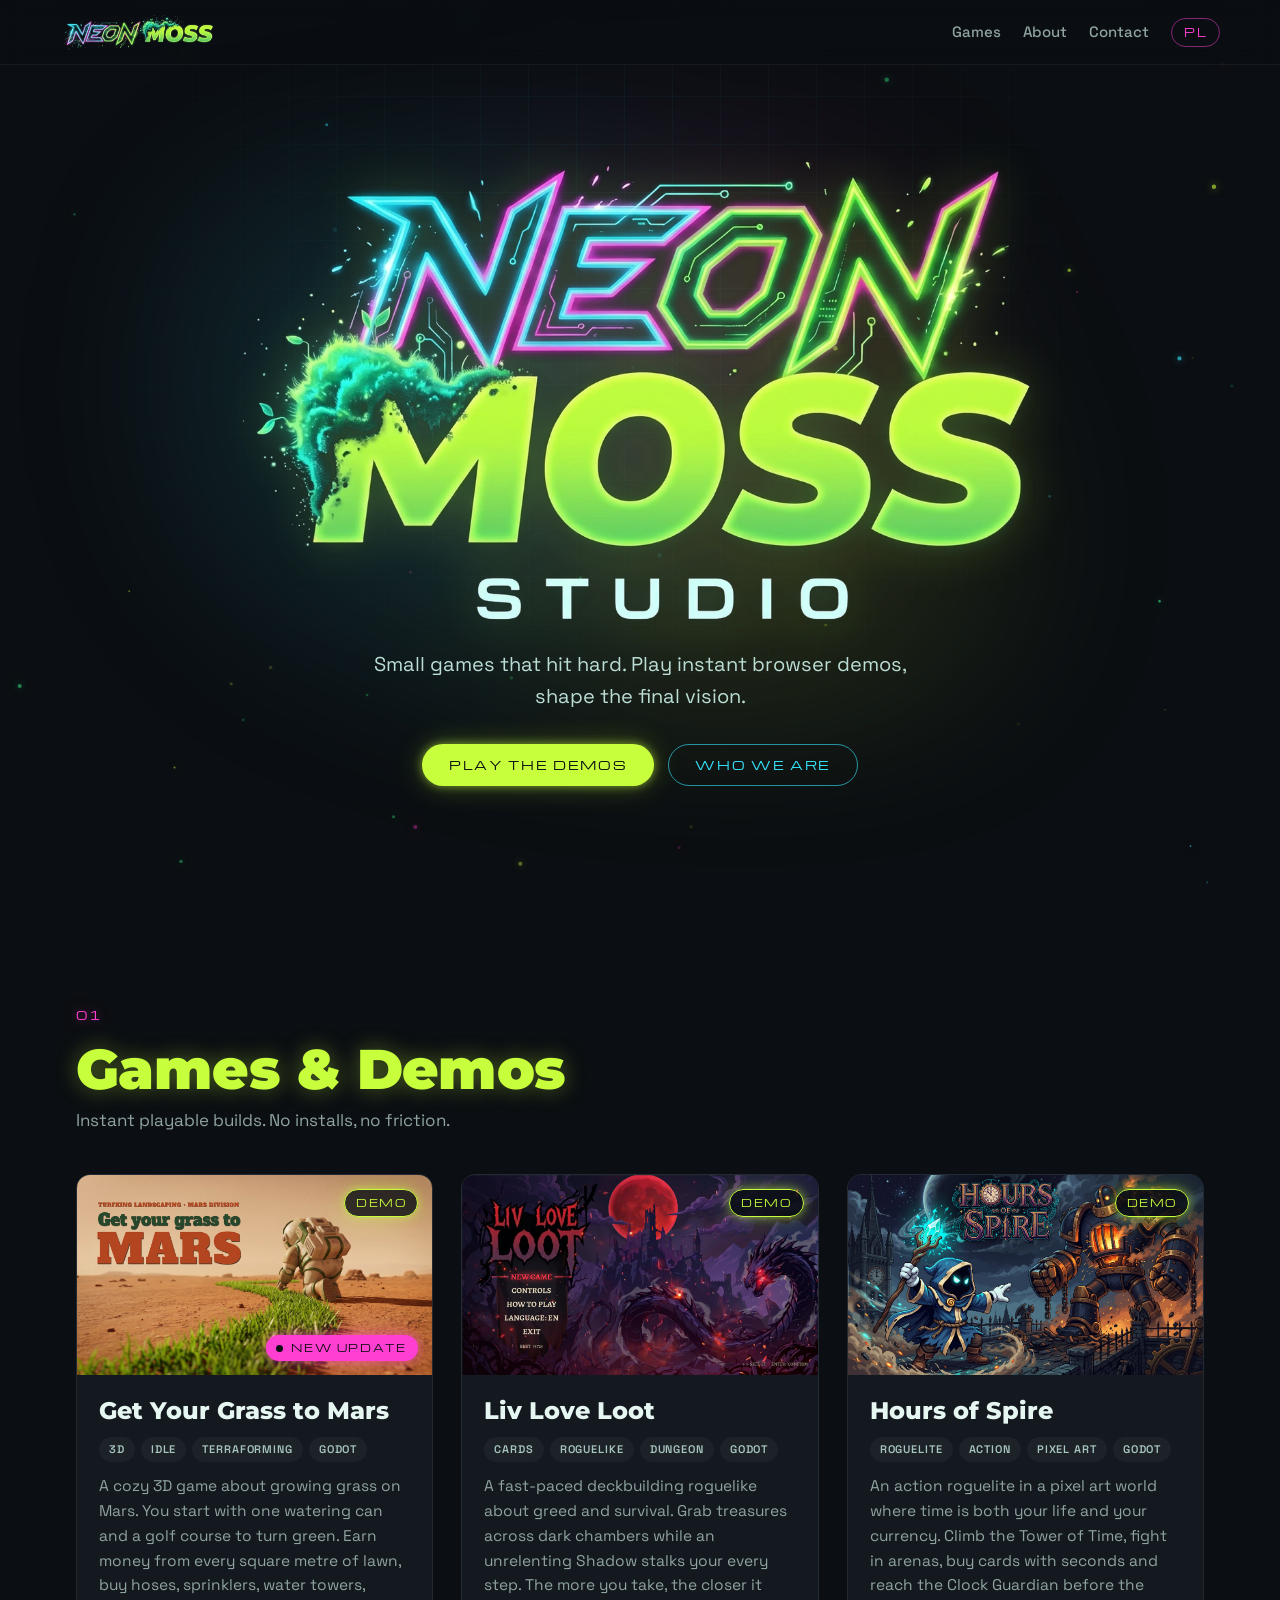
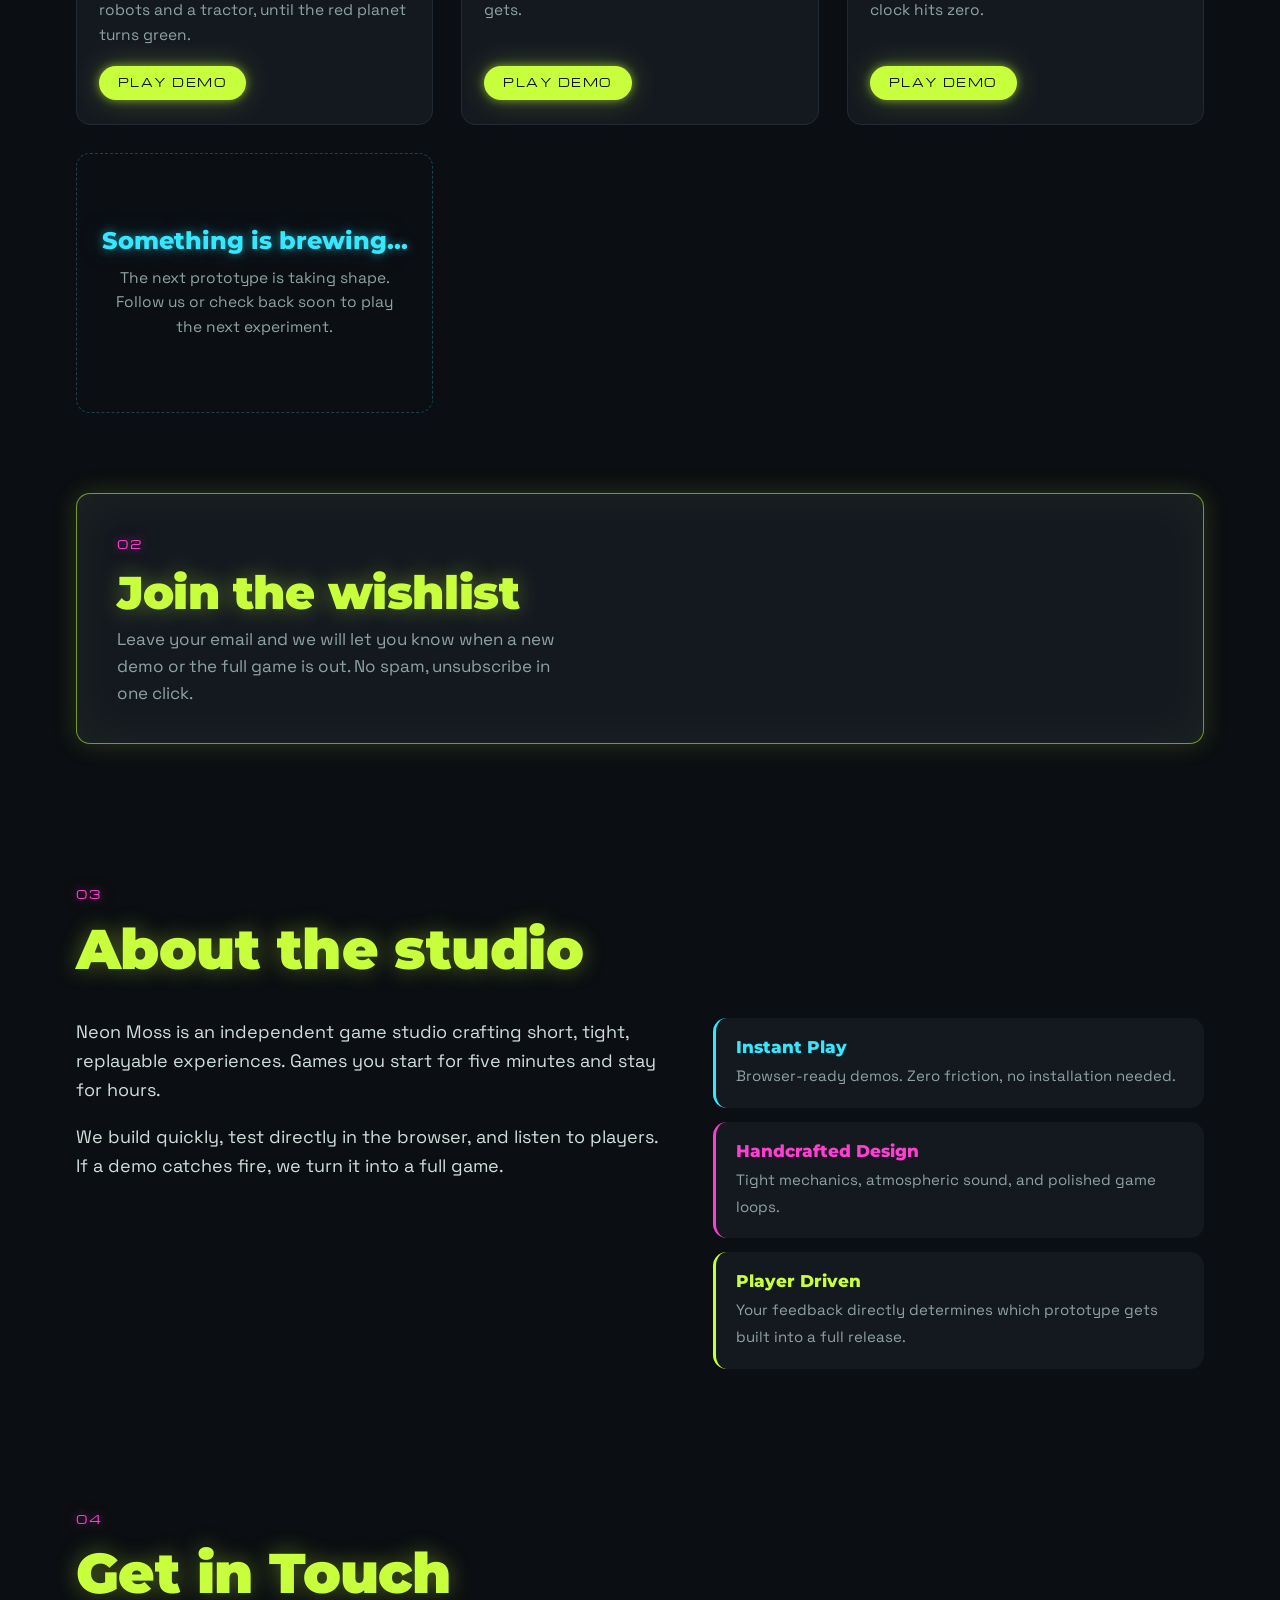
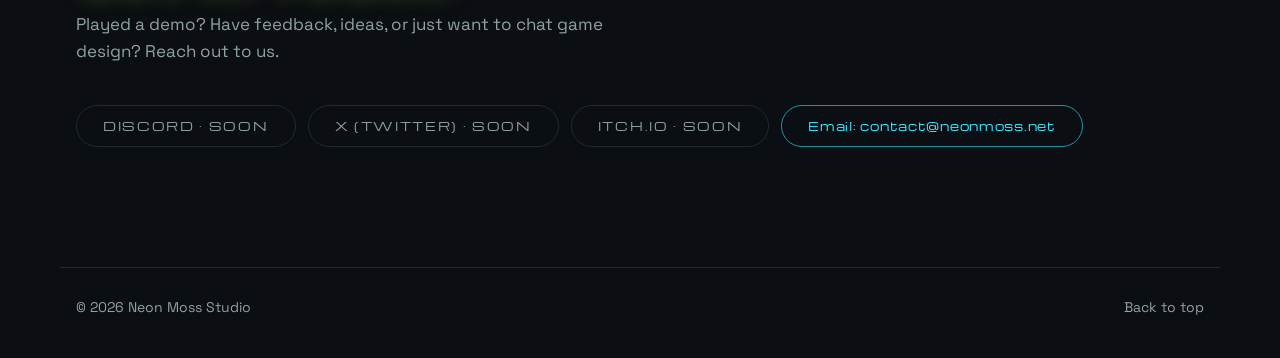
<file: index.html>
<!doctype html>
<html lang="pl">
<head>
<meta charset="utf-8">
<meta name="viewport" content="width=device-width, initial-scale=1">
<title>Neon Moss Studio</title>
<meta name="description" content="Small games that hit hard. Play instant browser demos, shape the final vision.">
<meta name="theme-color" content="#0b0e12">
<meta property="og:title" content="Neon Moss Studio">
<meta property="og:description" content="Small games that hit hard. Play instant browser demos, shape the final vision.">
<meta property="og:image" content="assets/og.jpg">
<meta property="og:type" content="website">
<meta name="twitter:card" content="summary_large_image">
<link rel="icon" href="assets/favicon.ico?v=2" sizes="any">
<link rel="icon" type="image/png" sizes="32x32" href="assets/favicon-32.png?v=2">
<link rel="icon" type="image/png" sizes="192x192" href="assets/icon-192.png?v=2">
<link rel="apple-touch-icon" href="assets/icon-180.png?v=2">
<link rel="preconnect" href="https://fonts.googleapis.com">
<link rel="preconnect" href="https://fonts.gstatic.com" crossorigin>
<link href="https://fonts.googleapis.com/css2?family=Michroma&family=Montserrat:wght@700;800;900&family=Space+Grotesk:wght@400;500;600&display=swap" rel="stylesheet">
<link rel="stylesheet" href="css/style.css?v=17">
</head>
<body>
<canvas id="spores" aria-hidden="true"></canvas>
<div class="grid-bg" aria-hidden="true"></div>

<header class="nav" id="top">
  <a class="nav-brand" href="#top" aria-label="Neon Moss Studio">
    <img src="assets/logo-header.webp" alt="Neon Moss" width="591" height="144">
  </a>
  <nav class="nav-links">
    <a href="#games" data-i18n="nav_games">Gry</a>
    <a href="#about" data-i18n="nav_about">O nas</a>
    <a href="#contact" data-i18n="nav_contact">Kontakt</a>
    <button class="lang" id="langBtn" type="button" aria-label="Zmień język">EN</button>
  </nav>
</header>

<main>
  <section class="hero">
    <div class="hero-glow" aria-hidden="true"></div>
    <h1 class="sr-only">Neon Moss Studio</h1>
    <img class="hero-logo" src="assets/logo.webp" alt="Neon Moss Studio" width="1200" height="726">
    <p class="hero-tag" data-i18n="hero_tag">Małe gry, które mocno uderzają. Zagraj w dema w przeglądarce i współtwórz ostateczną wersję.</p>
    <div class="hero-cta">
      <a class="btn btn-lime" href="#games" data-i18n="hero_play">Zagraj w dema</a>
      <a class="btn btn-ghost" href="#about" data-i18n="hero_about">Kim jesteśmy</a>
    </div>
  </section>

  <section class="section" id="games">
    <div class="section-head">
      <span class="kicker">01</span>
      <h2 data-i18n="games_title">Gry i dema</h2>
      <p data-i18n="games_sub">Buildy do zagrania od razu. Bez instalacji, bez kombinowania.</p>
    </div>
    <div class="games" id="gamesGrid"></div>
  </section>

  <section class="section wish-section" id="wishlist">
    <div class="wish-card">
      <div class="section-head wish-text">
        <span class="kicker">02</span>
        <h2 data-i18n="wish_title">Dopisz się do wishlisty</h2>
        <p data-i18n="wish_sub">Zostaw e-mail, a damy znać, gdy wyjdzie nowe demo albo pełna wersja. Bez spamu, wypiszesz się jednym kliknięciem.</p>
      </div>
      <div class="wish">
        <iframe src="https://subscribe-forms.beehiiv.com/cb3ffc8b-6f22-4205-baba-7517c4bccdbb" class="beehiiv-embed" data-test-id="beehiiv-embed" frameborder="0" scrolling="no" title="Wishlist"></iframe>
      </div>
    </div>
  </section>

  <section class="section" id="about">
    <div class="section-head">
      <span class="kicker">03</span>
      <h2 data-i18n="about_title">O studiu</h2>
    </div>
    <div class="about">
      <div class="about-text">
        <p data-i18n="about_p1">Neon Moss to niezależne studio, które tworzy krótkie, zwarte gry z dużą regrywalnością. Gry, które włączasz na pięć minut, a zostajesz na długie godziny.</p>
        <p data-i18n="about_p2">Budujemy szybko, testujemy prosto w przeglądarce i słuchamy graczy. Jeśli demo chwyci, robimy z niego pełną grę.</p>
      </div>
      <ul class="pillars">
        <li class="p-cyan"><b data-i18n="p1_t">Instant Play</b><span data-i18n="p1_d">Dema gotowe do gry w przeglądarce. Bez instalacji, bez kombinowania.</span></li>
        <li class="p-magenta"><b data-i18n="p2_t">Handcrafted Design</b><span data-i18n="p2_d">Zwarta mechanika, klimatyczny dźwięk i dopracowana pętla rozgrywki.</span></li>
        <li class="p-lime"><b data-i18n="p3_t">Player Driven</b><span data-i18n="p3_d">To wasze opinie decydują, który prototyp stanie się pełną grą.</span></li>
      </ul>
    </div>
  </section>

  <section class="section" id="contact">
    <div class="section-head">
      <span class="kicker">04</span>
      <h2 data-i18n="contact_title">Odezwij się</h2>
      <p data-i18n="contact_sub">Zagrałeś w demo? Masz uwagi, pomysły albo chcesz pogadać o projektowaniu gier? Napisz do nas.</p>
    </div>
    <div class="links" id="contactLinks"></div>
  </section>
</main>

<footer class="foot">
  <span>© <span id="year"></span> Neon Moss Studio</span>
  <a href="#top" data-i18n="to_top">Do góry</a>
</footer>

<script src="js/games.js?v=17"></script>
<script src="js/main.js?v=15"></script>
<script async src="https://subscribe-forms.beehiiv.com/embed.js"></script>
</body>
</html>
</file>
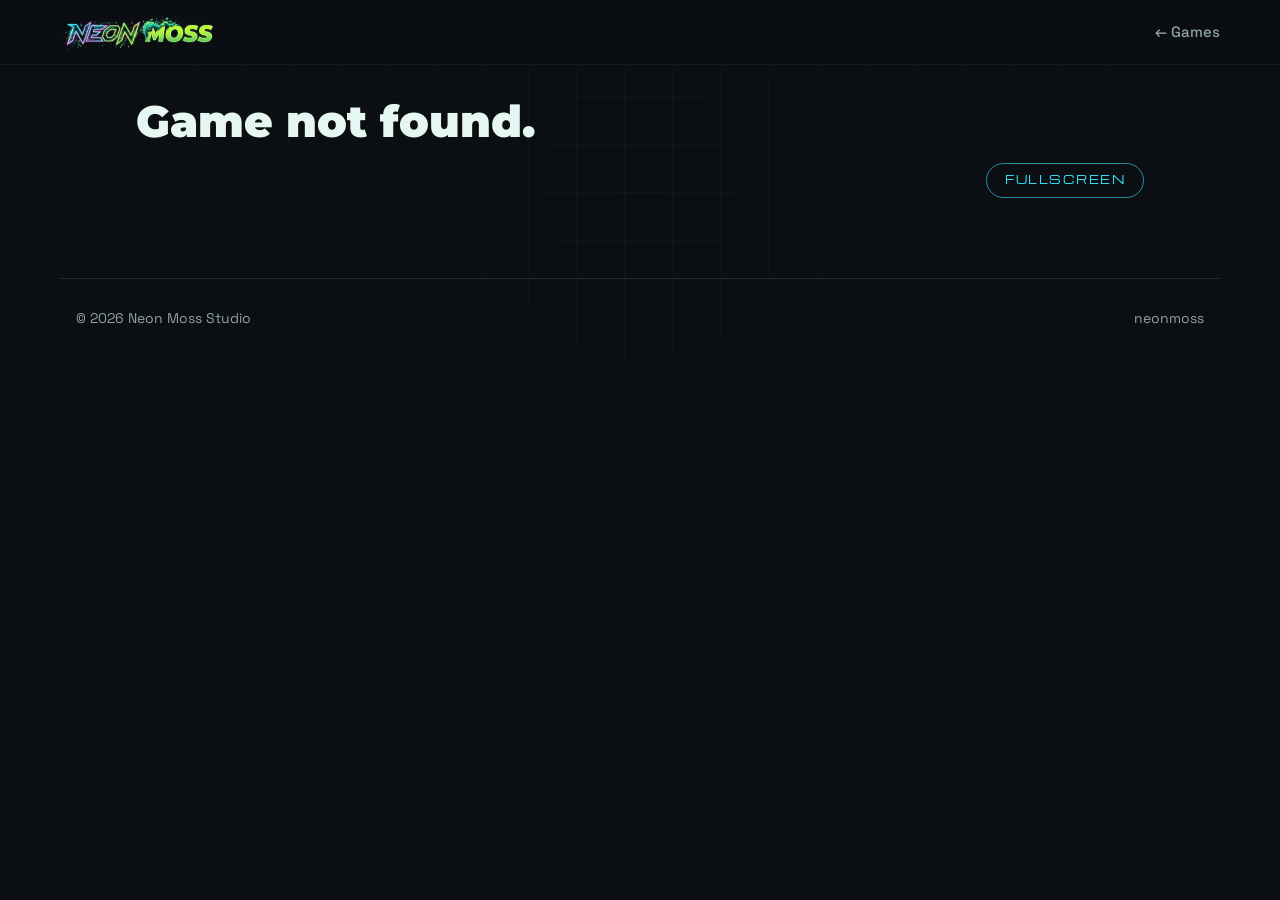
<file: play.html>
<!doctype html>
<html lang="pl">
<head>
<meta charset="utf-8">
<meta name="viewport" content="width=device-width, initial-scale=1">
<title>Play · Neon Moss Studio</title>
<meta name="theme-color" content="#0b0e12">
<link rel="icon" href="assets/favicon.ico?v=2" sizes="any">
<link rel="icon" type="image/png" sizes="32x32" href="assets/favicon-32.png?v=2">
<link rel="apple-touch-icon" href="assets/icon-180.png?v=2">
<link rel="preconnect" href="https://fonts.googleapis.com">
<link rel="preconnect" href="https://fonts.gstatic.com" crossorigin>
<link href="https://fonts.googleapis.com/css2?family=Michroma&family=Montserrat:wght@700;800;900&family=Space+Grotesk:wght@400;500;600&display=swap" rel="stylesheet">
<link rel="stylesheet" href="css/style.css?v=17">
</head>
<body class="play-page">
<div class="grid-bg" aria-hidden="true"></div>

<header class="nav">
  <a class="nav-brand" href="./" aria-label="Neon Moss Studio">
    <img src="assets/logo-header.webp" alt="Neon Moss" width="591" height="144">
  </a>
  <nav class="nav-links">
    <a href="./#games" id="backLink">← Games</a>
  </nav>
</header>

<main class="play-wrap">
  <div class="play-head">
    <h1 id="gTitle">…</h1>
    <a class="upd-pill" id="updPill" href="#devlog" hidden></a>
    <div class="tags" id="gTags"></div>
  </div>

  <div class="frame" id="frame">
    <iframe id="game" title="Game" allow="autoplay; fullscreen; gamepad" allowfullscreen></iframe>
    <button class="start" id="start" type="button">
      <img id="startCover" alt="">
      <span class="start-shade"></span>
      <span class="start-btn" id="startLabel">Play demo</span>
      <span class="start-note" id="startNote"></span>
    </button>
  </div>

  <div class="play-bar">
    <ul class="keys" id="keys"></ul>
    <button class="btn btn-ghost btn-sm" id="fsBtn" type="button">Fullscreen</button>
  </div>

  <section class="dl-box" id="dlBox" hidden>
    <div class="dl-text">
      <b id="dlTitle"></b>
      <p id="dlInfo"></p>
      <p class="dl-small" id="dlSmall"></p>
    </div>
    <div class="dl-act">
      <a class="btn btn-lime" id="dlBtn" hidden></a>
      <span class="btn btn-off" id="dlSoon"></span>
      <span class="dl-count" id="dlCount" hidden></span>
    </div>
  </section>

  <section class="dl-box wish-box" id="wishBox" hidden>
    <div class="dl-text">
      <b id="wishTitle"></b>
      <p id="wishInfo"></p>
    </div>
    <div class="wish-act"><iframe id="wishFrame" class="beehiiv-embed" data-test-id="beehiiv-embed" frameborder="0" scrolling="no" title="Wishlist"></iframe></div>
  </section>

  <p class="play-desc" id="gDesc"></p>

  <section class="devlog" id="devlog" hidden>
    <h2 id="devlogTitle">Devlog</h2>
    <div id="devlogList"></div>
  </section>

  <section class="about-game" id="aboutBox" hidden>
    <p class="ag-tag" id="agTag"></p>
    <p class="ag-intro" id="agIntro"></p>
    <div id="agRows"></div>
    <div class="ag-feat" id="agFeatBox">
      <h2 id="agFeatTitle"></h2>
      <ul id="agFeat"></ul>
    </div>
  </section>

  <section class="shots" id="shotsBox" hidden>
    <h2 id="shotsTitle">Screenshots</h2>
    <div class="shots-grid" id="shotsGrid"></div>
  </section>

  <section class="press" id="pressBox" hidden>
    <h2 id="pressTitle"></h2>
    <p id="pressText"></p>
  </section>
</main>

<div class="lb" id="lb" hidden>
  <button class="lb-x" id="lbX" type="button" aria-label="Close">✕</button>
  <button class="lb-nav lb-prev" id="lbPrev" type="button" aria-label="Previous">‹</button>
  <img id="lbImg" alt="">
  <button class="lb-nav lb-next" id="lbNext" type="button" aria-label="Next">›</button>
</div>

<footer class="foot">
  <span>© <span id="year"></span> Neon Moss Studio</span>
  <a href="./">neonmoss</a>
</footer>

<script src="js/games.js?v=17"></script>
<script>
(function () {
  "use strict";
  var T = {
    pl: { back: "← Gry", play: "Zagraj w demo", fs: "Pełny ekran", note: "Ok. 120 MB do pobrania. Dźwięk startuje po kliknięciu.", missing: "Nie ma takiej gry.",
          dlT: "Chcesz pełną jakość?", dlI: "Wersja w przeglądarce ma słabszą grafikę i dźwięk i może lekko przycinać. Pobierz wersję na Windows: jeden plik .exe, bez instalacji. Rozpakuj i graj.",
          dlS: "Windows może pokazać ostrzeżenie SmartScreen, bo gra nie ma podpisu. Kliknij „Więcej informacji”, potem „Uruchom mimo to”.",
          dlB: "Pobierz na Windows", dlSoon: "Wersja na Windows wkrótce", dlC: "pobrań", shots: "Zrzuty ekranu", feat: "Co znajdziesz w grze",
          wishT: "Dodaj grę do wishlisty", wishI: "Zostaw e-mail, a napiszemy, gdy pojawi się nowa wersja albo pełna gra. Bez spamu.",
          pressT: "Streamer albo prasa?", pressX: "Chcesz pokazać grę na kanale albo napisać o niej? Napisz do nas: " },
    en: { back: "← Games", play: "Play demo", fs: "Fullscreen", note: "About 120 MB to download. Sound starts after you click.", missing: "Game not found.",
          dlT: "Want full quality?", dlI: "The browser version has lower quality graphics and sound and may stutter a bit. Get the Windows version: a single .exe, no install. Unzip and play.",
          dlS: "Windows may show a SmartScreen warning because the game is not signed. Click “More info”, then “Run anyway”.",
          dlB: "Download for Windows", dlSoon: "Windows version coming soon", dlC: "downloads", shots: "Screenshots", feat: "Features",
          wishT: "Wishlist this game", wishI: "Leave your email and we will write when a new version or the full game is out. No spam.",
          pressT: "Streamer or press?", pressX: "Want to cover the game on your channel or website? Write to us: " }
  };
  var lang;
  try { lang = localStorage.getItem("nm_lang"); } catch (e) {}
  if (lang !== "pl" && lang !== "en") lang = (navigator.language || "en").toLowerCase().indexOf("pl") === 0 ? "pl" : "en";
  var t = T[lang];
  document.documentElement.lang = lang;
  document.getElementById("year").textContent = new Date().getFullYear();
  document.getElementById("backLink").textContent = t.back;
  document.getElementById("fsBtn").textContent = t.fs;

  var slug = new URLSearchParams(location.search).get("g");
  var g = (window.NM_GAMES || []).filter(function (x) { return x.slug === slug && x.play; })[0];
  if (!g) { document.getElementById("gTitle").textContent = t.missing; document.getElementById("frame").style.display = "none"; return; }

  document.title = g.title + " · Neon Moss Studio";
  document.getElementById("gTitle").textContent = g.title;
  document.body.setAttribute("data-accent", g.accent || "lime");
  var tags = document.getElementById("gTags");
  (g.tags || []).concat(g.engine ? [g.engine] : []).forEach(function (x) { var s = document.createElement("span"); s.textContent = x; tags.appendChild(s); });
  var d = g.desc || {};
  document.getElementById("gDesc").textContent = d[lang] || d.pl || d.en || "";

  var keys = document.getElementById("keys");
  (g.controls || []).forEach(function (c) {
    var li = document.createElement("li");
    var k = document.createElement("kbd"); k.textContent = c.k;
    var s = document.createElement("span"); s.textContent = c[lang] || c.en || "";
    li.appendChild(k); li.appendChild(s); keys.appendChild(li);
  });

  if (g.release) {
    document.getElementById("dlBox").hidden = false;
    document.getElementById("dlTitle").textContent = t.dlT;
    document.getElementById("dlInfo").textContent = (g.dlInfo && g.dlInfo[lang]) || t.dlI;
    document.getElementById("dlSmall").textContent = t.dlS;
    var soon = document.getElementById("dlSoon");
    soon.textContent = t.dlSoon;
    window.NM_release(g, function (r) {
      if (!r) return;
      var b = document.getElementById("dlBtn");
      b.href = r.url; b.textContent = t.dlB; b.hidden = false;
      soon.remove();
      var c = document.getElementById("dlCount");
      c.textContent = r.count + " " + t.dlC; c.hidden = false;
    });
  }

  if (g.wishlist) {
    document.getElementById("wishBox").hidden = false;
    document.getElementById("wishTitle").textContent = t.wishT;
    document.getElementById("wishInfo").textContent = t.wishI;
    document.getElementById("wishFrame").src = "https://subscribe-forms.beehiiv.com/" + g.wishlist;
    var ws = document.createElement("script"); ws.async = true; ws.src = "https://subscribe-forms.beehiiv.com/embed.js";
    document.body.appendChild(ws);
    // play.html?g=...#wishlist (link from the game): the box is shown only now, so scroll to it by hand,
    // and once more after the download box and the form have settled
    if (location.hash === "#wishlist") {
      var go = function () { document.getElementById("wishBox").scrollIntoView({ block: "center", behavior: "smooth" }); };
      requestAnimationFrame(go);
      setTimeout(go, 800);
    }
  }

  // devlog (g.devlog, tylko po angielsku): najnowszy wpis rozwiniety, starsze zwiniete
  var MON = ["Jan", "Feb", "Mar", "Apr", "May", "Jun", "Jul", "Aug", "Sep", "Oct", "Nov", "Dec"];
  var fmtDate = function (iso) {
    var p = (iso || "").split("-");
    return p.length === 3 ? (+p[2]) + " " + MON[+p[1] - 1] + " " + p[0] : (iso || "");
  };
  var mk = function (tag, cls, text) {
    var e = document.createElement(tag);
    if (cls) e.className = cls;
    if (text != null) e.textContent = text;
    return e;
  };
  if ((g.devlog || []).length) {
    document.getElementById("devlog").hidden = false;
    var dlist = document.getElementById("devlogList");
    g.devlog.forEach(function (en, i) {
      var box = mk("details", "dv-entry");
      if (i === 0) box.open = true;
      var sum = mk("summary", "dv-sum");
      sum.appendChild(mk("span", "dv-meta", "v" + en.version + " · " + fmtDate(en.date)));
      sum.appendChild(mk("h3", null, en.title));
      box.appendChild(sum);
      if (en.intro) box.appendChild(mk("p", "dv-intro", en.intro));
      var grid = mk("div", "dv-grid");
      (en.sections || []).forEach(function (sec) {
        var b = mk("div", "dv-sec");
        b.appendChild(mk("h4", null, sec.title));
        var ul = mk("ul");
        (sec.items || []).forEach(function (it) { ul.appendChild(mk("li", null, it)); });
        b.appendChild(ul);
        grid.appendChild(b);
      });
      box.appendChild(grid);
      if (en.outro) box.appendChild(mk("p", "dv-outro", en.outro));
      if ((en.links || []).length) {
        var act = mk("div", "dv-act");
        en.links.forEach(function (l, j) {
          var a = mk("a", "btn btn-sm " + (j === 0 ? "btn-lime" : "btn-ghost"), l.label);
          a.href = l.url;
          if (l.url.charAt(0) === "#") {
            a.addEventListener("click", function (e) {
              var tg = document.getElementById(l.url.slice(1));
              if (tg && !tg.hidden) { e.preventDefault(); tg.scrollIntoView({ block: "center", behavior: "smooth" }); }
            });
          } else { a.target = "_blank"; a.rel = "noopener"; }
          act.appendChild(a);
        });
        box.appendChild(act);
      }
      dlist.appendChild(box);
    });
    // plakietka przy tytule: przez update.days dni od update.date
    var u = g.update, fresh = false;
    if (u && u.date) { var age = (Date.now() - Date.parse(u.date + "T00:00:00")) / 86400000; fresh = age >= 0 && age < (u.days || 30); }
    if (fresh) {
      var pill = document.getElementById("updPill");
      pill.textContent = "v" + g.devlog[0].version + " update · what's new";
      pill.hidden = false;
      pill.addEventListener("click", function (e) { e.preventDefault(); document.getElementById("devlog").scrollIntoView({ behavior: "smooth" }); });
    }
    if (location.hash === "#devlog") {
      var goD = function () { document.getElementById("devlog").scrollIntoView({ behavior: "smooth" }); };
      requestAnimationFrame(goD);
      setTimeout(goD, 800);
    }
  }

  // galeria: miniatury (g.shots[i].thumb) i pełne zrzuty (g.shots[i].full) w lightboxie
  var shotDir = "assets/games/" + g.slug + "/shots/";
  var shots = (g.shots || []).map(function (n) { return { thumb: shotDir + n + "_t.webp", full: shotDir + n + ".webp" }; });
  if (shots.length) {
    document.getElementById("shotsBox").hidden = false;
    document.getElementById("shotsTitle").textContent = t.shots;
    var grid = document.getElementById("shotsGrid");
    var lb = document.getElementById("lb"), lbImg = document.getElementById("lbImg"), cur = 0;
    var show = function (i) {
      cur = (i + shots.length) % shots.length;
      lbImg.src = shots[cur].full; lbImg.alt = g.title;
      lb.hidden = false; document.body.style.overflow = "hidden";
    };
    var hide = function () { lb.hidden = true; document.body.style.overflow = ""; };
    window.NM_showShot = show;
    shots.forEach(function (sh, i) {
      var b = document.createElement("button");
      b.type = "button"; b.className = "shot";
      var im = document.createElement("img");
      im.src = sh.thumb; im.alt = g.title; im.loading = "lazy";
      b.appendChild(im);
      b.addEventListener("click", function () { show(i); });
      grid.appendChild(b);
    });
    document.getElementById("lbX").addEventListener("click", hide);
    document.getElementById("lbPrev").addEventListener("click", function (e) { e.stopPropagation(); show(cur - 1); });
    document.getElementById("lbNext").addEventListener("click", function (e) { e.stopPropagation(); show(cur + 1); });
    lb.addEventListener("click", function (e) { if (e.target === lb) hide(); });
    document.addEventListener("keydown", function (e) {
      if (lb.hidden) return;
      if (e.key === "Escape") hide();
      else if (e.key === "ArrowLeft") show(cur - 1);
      else if (e.key === "ArrowRight") show(cur + 1);
    });
  }

  // opis gry (g.about) z sekcjami i zrzutami obok
  var ab = g.about && (g.about[lang] || g.about.en || g.about.pl);
  if (ab) {
    document.getElementById("aboutBox").hidden = false;
    document.getElementById("agTag").textContent = ab.tagline || "";
    document.getElementById("agIntro").textContent = ab.intro || "";
    var rows = document.getElementById("agRows");
    (ab.sections || []).forEach(function (sec, i) {
      var row = document.createElement("article");
      row.className = "ag-row" + (i % 2 ? " flip" : "");
      var txt = document.createElement("div"); txt.className = "ag-txt";
      var h = document.createElement("h2"); h.textContent = sec.title; txt.appendChild(h);
      if (sec.text) { var pp = document.createElement("p"); pp.textContent = sec.text; txt.appendChild(pp); }
      if (sec.bullets) {
        var ul = document.createElement("ul");
        sec.bullets.forEach(function (b) { var li = document.createElement("li"); li.textContent = b; ul.appendChild(li); });
        txt.appendChild(ul);
      }
      row.appendChild(txt);
      var idx = (sec.shot || 0) - 1;
      if (g.shots && g.shots[idx]) {
        var fig = document.createElement("button"); fig.type = "button"; fig.className = "ag-img";
        var im = document.createElement("img");
        im.src = "assets/games/" + g.slug + "/shots/" + g.shots[idx] + ".webp"; im.alt = sec.title; im.loading = "lazy";
        fig.appendChild(im);
        fig.addEventListener("click", function () { if (window.NM_showShot) window.NM_showShot(idx); });
        row.appendChild(fig);
      }
      rows.appendChild(row);
    });
    var fl = document.getElementById("agFeat");
    document.getElementById("agFeatTitle").textContent = t.feat;
    (ab.features || []).forEach(function (f) { var li = document.createElement("li"); li.textContent = f; fl.appendChild(li); });
    if (!(ab.features || []).length) document.getElementById("agFeatBox").remove();
  }
  var mail = (window.NM_SITE || {}).email;
  if (mail) {
    document.getElementById("pressBox").hidden = false;
    document.getElementById("pressTitle").textContent = t.pressT;
    var pt = document.getElementById("pressText");
    pt.textContent = t.pressX;
    var ma = document.createElement("a"); ma.href = "mailto:" + mail; ma.textContent = mail; pt.appendChild(ma);
  }

  var start = document.getElementById("start");
  var cover = document.getElementById("startCover");
  if (g.cover) { cover.src = g.cover; cover.alt = g.title; } else { cover.remove(); }
  document.getElementById("startLabel").textContent = t.play;
  document.getElementById("startNote").textContent = (g.note && g.note[lang]) || t.note;

  var frame = document.getElementById("frame");
  var game = document.getElementById("game");
  // Gra laduje sie dopiero po kliknieciu: nie pobiera 120 MB od razu,
  // a klikniecie odblokowuje dzwiek w przegladarce.
  start.addEventListener("click", function () {
    game.src = g.play + (g.play.slice(-1) === "/" ? "index.html" : "");
    start.remove();
    frame.classList.add("on");
    game.focus();
    game.addEventListener("load", function () { game.focus(); });
  });
  frame.addEventListener("click", function () { game.focus(); });

  document.getElementById("fsBtn").addEventListener("click", function () {
    var el = frame;
    var rq = el.requestFullscreen || el.webkitRequestFullscreen;
    if (rq) rq.call(el);
    game.focus();
  });
})();
</script>
</body>
</html>
</file>
<file: css/style.css>
/* Neon Moss Studio :: kolory z logo */
:root {
  --bg: #0b0e12;
  --bg-2: #11151b;
  --panel: #141920;
  --line: #222a33;
  --text: #e6f6f1;
  --muted: #8fa3a0;
  --studio: #d9fff7;

  --cyan: #35e8ff;      /* N, E */
  --magenta: #ff3fd1;   /* obrys E, O */
  --lime: #c8ff3c;      /* MOSS */
  --moss: #34d97a;      /* mech */
  --moss-deep: #12a86a;

  --glow-cyan: 0 0 10px rgba(53,232,255,.55), 0 0 28px rgba(53,232,255,.25);
  --glow-magenta: 0 0 10px rgba(255,63,209,.55), 0 0 28px rgba(255,63,209,.25);
  --glow-lime: 0 0 10px rgba(200,255,60,.55), 0 0 28px rgba(200,255,60,.25);

  --radius: 14px;
  --max: 1160px;
  --font-body: "Space Grotesk", system-ui, sans-serif;
  --font-head: "Montserrat", system-ui, sans-serif;
  --font-wide: "Michroma", "Space Grotesk", sans-serif;
}

* { box-sizing: border-box; }
html { scroll-behavior: smooth; }
body {
  margin: 0;
  background: var(--bg);
  color: var(--text);
  font: 400 17px/1.6 var(--font-body);
  -webkit-font-smoothing: antialiased;
  overflow-x: hidden;
}
img { max-width: 100%; display: block; }
a { color: inherit; }
.sr-only { position: absolute; width: 1px; height: 1px; overflow: hidden; clip: rect(0 0 0 0); white-space: nowrap; }

/* tlo */
#spores { position: fixed; inset: 0; width: 100%; height: 100%; z-index: 0; pointer-events: none; }
.grid-bg {
  position: fixed; inset: 0; z-index: 0; pointer-events: none;
  background-image:
    linear-gradient(rgba(53,232,255,.045) 1px, transparent 1px),
    linear-gradient(90deg, rgba(53,232,255,.045) 1px, transparent 1px);
  background-size: 48px 48px;
  mask-image: radial-gradient(ellipse at 50% 20%, #000 0%, transparent 70%);
  -webkit-mask-image: radial-gradient(ellipse at 50% 20%, #000 0%, transparent 70%);
}
main, .nav, .foot { position: relative; z-index: 1; }

/* nawigacja */
.nav {
  position: sticky; top: 0; z-index: 10;
  display: flex; align-items: center; justify-content: space-between; gap: 16px;
  padding: 12px max(16px, calc((100% - var(--max)) / 2));
  background: rgba(11,14,18,.72);
  backdrop-filter: blur(10px); -webkit-backdrop-filter: blur(10px);
  border-bottom: 1px solid rgba(255,255,255,.05);
}
.nav-brand { display: flex; align-items: center; gap: 10px; text-decoration: none; }
.nav-brand img { height: 40px; width: auto; transition: filter .2s; }
.nav-brand:hover img { filter: brightness(1.15) drop-shadow(0 0 8px rgba(200,255,60,.35)); }
.nav-links { display: flex; align-items: center; gap: 22px; }
.nav-links a { text-decoration: none; color: var(--muted); font-weight: 500; font-size: 15px; transition: color .2s, text-shadow .2s; }
.nav-links a:hover { color: var(--cyan); text-shadow: var(--glow-cyan); }
.lang {
  font: 400 11px/1 var(--font-wide); letter-spacing: .12em;
  color: var(--magenta); background: transparent; cursor: pointer;
  border: 1px solid rgba(255,63,209,.5); border-radius: 999px; padding: 8px 12px;
  transition: box-shadow .2s, background .2s;
}
.lang:hover { box-shadow: var(--glow-magenta); background: rgba(255,63,209,.08); }

/* hero */
.hero {
  position: relative; min-height: calc(100vh - 60px);
  display: flex; flex-direction: column; align-items: center; justify-content: center;
  padding: 40px 16px 80px; text-align: center;
}
.hero-glow {
  position: absolute; inset: 10% 10% 20%; z-index: -1; filter: blur(80px); opacity: .55;
  background:
    radial-gradient(circle at 30% 40%, rgba(53,232,255,.35), transparent 45%),
    radial-gradient(circle at 55% 30%, rgba(255,63,209,.28), transparent 45%),
    radial-gradient(circle at 60% 65%, rgba(200,255,60,.30), transparent 50%);
  animation: breathe 7s ease-in-out infinite;
}
.hero-logo {
  width: min(820px, 96vw); height: auto;
  filter: drop-shadow(0 0 24px rgba(200,255,60,.18));
  animation: flicker 6s infinite;
}
.hero-tag {
  margin: 8px 0 32px; max-width: 560px;
  color: var(--studio); font-size: clamp(16px, 2.2vw, 20px); opacity: .85;
}
.hero-cta { display: flex; flex-wrap: wrap; gap: 14px; justify-content: center; }

.btn {
  display: inline-flex; align-items: center; justify-content: center; gap: 8px;
  padding: 14px 26px; border-radius: 999px; text-decoration: none;
  font: 400 12px/1 var(--font-wide); letter-spacing: .14em; text-transform: uppercase;
  transition: transform .15s, box-shadow .2s, background .2s, color .2s;
  border: 1.5px solid transparent; cursor: pointer;
}
.btn:hover { transform: translateY(-2px); }
.btn-lime { background: var(--lime); color: #0b0e12; box-shadow: var(--glow-lime); }
.btn-lime:hover { box-shadow: 0 0 14px rgba(200,255,60,.8), 0 0 44px rgba(200,255,60,.4); }
.btn-ghost { border-color: rgba(53,232,255,.6); color: var(--cyan); background: transparent; }
.btn-ghost:hover { box-shadow: var(--glow-cyan); background: rgba(53,232,255,.08); }
.btn-off { border-color: var(--line); color: var(--muted); cursor: default; }
.btn-off:hover { transform: none; }
.btn-plain { text-transform: none; letter-spacing: .06em; }
.btn-sm { padding: 11px 18px; font-size: 10.5px; }

/* sekcje */
.section { max-width: var(--max); margin: 0 auto; padding: 96px 16px 40px; scroll-margin-top: 60px; }
.section-head { margin-bottom: 40px; }
.kicker { font: 400 12px/1 var(--font-wide); color: var(--magenta); letter-spacing: .2em; text-shadow: var(--glow-magenta); }
.section-head h2 {
  margin: 12px 0 8px; font: 900 clamp(34px, 5.5vw, 56px)/1.05 var(--font-head);
  color: var(--lime); text-shadow: 0 0 22px rgba(200,255,60,.35); letter-spacing: -.01em;
}
.section-head p { margin: 0; color: var(--muted); max-width: 560px; }

/* karty gier */
.games { display: grid; grid-template-columns: repeat(auto-fill, minmax(320px, 1fr)); gap: 28px; }
.card {
  --acc: var(--lime); --acc-glow: rgba(200,255,60,.35);
  position: relative; display: flex; flex-direction: column;
  background: var(--panel); border-radius: var(--radius); overflow: hidden;
  border: 1px solid var(--line);
  transition: transform .25s, box-shadow .25s, border-color .25s;
}
.card[data-accent="cyan"]    { --acc: var(--cyan);    --acc-glow: rgba(53,232,255,.35); }
.card[data-accent="magenta"] { --acc: var(--magenta); --acc-glow: rgba(255,63,209,.35); }
.card[data-accent="moss"]    { --acc: var(--moss);    --acc-glow: rgba(52,217,122,.35); }
.card:hover { transform: translateY(-4px); border-color: var(--acc); box-shadow: 0 0 0 1px var(--acc), 0 0 40px var(--acc-glow); }

.cover { position: relative; aspect-ratio: 16 / 9; background: var(--bg-2); overflow: hidden; }
.cover img { width: 100%; height: 100%; object-fit: cover; transition: transform .5s; }
.card:hover .cover img { transform: scale(1.04); }
.cover-fallback {
  position: absolute; inset: 0; display: grid; place-items: center; padding: 20px; text-align: center;
  background:
    radial-gradient(circle at 25% 80%, rgba(52,217,122,.35), transparent 45%),
    radial-gradient(circle at 80% 20%, rgba(255,63,209,.25), transparent 45%),
    radial-gradient(circle at 50% 50%, rgba(53,232,255,.12), transparent 60%),
    var(--bg-2);
}
.cover-fallback span {
  font: 900 clamp(26px, 4vw, 38px)/1.05 var(--font-head); color: var(--acc);
  text-shadow: 0 0 18px var(--acc-glow), 0 0 4px var(--acc-glow); text-transform: uppercase;
}
.badge {
  position: absolute; top: 14px; right: 14px; z-index: 2;
  font: 400 10px/1 var(--font-wide); letter-spacing: .16em; text-transform: uppercase;
  padding: 8px 11px; border-radius: 999px; background: rgba(11,14,18,.8); border: 1px solid currentColor;
}
.badge.demo { color: var(--lime); box-shadow: var(--glow-lime); }
.badge.soon { color: var(--magenta); }
.badge.released { color: var(--cyan); }
.badge-update {
  position: absolute; right: 14px; bottom: 14px; z-index: 2;
  display: inline-flex; align-items: center; gap: 8px;
  font: 400 10px/1 var(--font-wide); letter-spacing: .16em; text-transform: uppercase;
  padding: 8px 12px 8px 10px; border-radius: 999px; color: #0b0e12;
  background: var(--magenta); box-shadow: var(--glow-magenta);
  animation: upd-pulse 2.4s ease-in-out infinite;
}
.badge-update i { width: 7px; height: 7px; border-radius: 50%; background: #0b0e12; animation: upd-dot 1.2s ease-in-out infinite; }
@keyframes upd-pulse { 0%,100% { box-shadow: var(--glow-magenta); } 50% { box-shadow: 0 0 14px rgba(255,63,209,.8), 0 0 40px rgba(255,63,209,.4); } }
@keyframes upd-dot { 0%,100% { opacity: 1; } 50% { opacity: .25; } }

.card-body { display: flex; flex-direction: column; gap: 12px; padding: 22px 22px 24px; flex: 1; }
.card-body h3 { margin: 0; font: 800 24px/1.15 var(--font-head); }
.card-body p { margin: 0; color: var(--muted); font-size: 15.5px; flex: 1; }
.tags { display: flex; flex-wrap: wrap; gap: 6px; }
.tags span { font-size: 11px; font-weight: 600; letter-spacing: .08em; text-transform: uppercase; color: var(--studio); opacity: .75; padding: 4px 10px; border-radius: 999px; background: rgba(255,255,255,.05); }
.card-actions { display: flex; flex-wrap: wrap; gap: 10px; margin-top: 6px; }

.empty-slot {
  display: grid; place-items: center; min-height: 260px; padding: 24px; text-align: center;
  border: 1.5px dashed rgba(53,232,255,.25); border-radius: var(--radius); color: var(--muted);
}
.empty-slot b { display: block; font: 800 24px/1.2 var(--font-head); color: var(--cyan); text-shadow: var(--glow-cyan); margin-bottom: 10px; }
.empty-slot span { display: block; max-width: 300px; margin: 0 auto; font-size: 15.5px; }

/* o nas */
.about { display: grid; grid-template-columns: 1.2fr 1fr; gap: 48px; align-items: start; }
.about-text p { margin: 0 0 18px; font-size: 18px; color: var(--text); opacity: .9; }
.pillars { list-style: none; margin: 0; padding: 0; display: grid; gap: 14px; }
.pillars li { padding: 18px 20px; border-radius: var(--radius); background: var(--panel); border-left: 3px solid; }
.pillars b { display: block; font: 800 17px/1.3 var(--font-head); margin-bottom: 4px; }
.pillars span { color: var(--muted); font-size: 15px; }
.p-cyan { border-color: var(--cyan) !important; } .p-cyan b { color: var(--cyan); }
.p-magenta { border-color: var(--magenta) !important; } .p-magenta b { color: var(--magenta); }
.p-lime { border-color: var(--lime) !important; } .p-lime b { color: var(--lime); }

/* kontakt */
.links { display: flex; flex-wrap: wrap; gap: 12px; }
.links .muted { color: var(--muted); }

/* stopka */
.foot {
  max-width: var(--max); margin: 80px auto 0; padding: 28px 16px 40px;
  display: flex; justify-content: space-between; gap: 16px; flex-wrap: wrap;
  border-top: 1px solid var(--line); color: var(--muted); font-size: 14px;
}
.foot a { color: var(--muted); text-decoration: none; }
.foot a:hover { color: var(--lime); }

/* animacje */
@keyframes breathe { 0%,100% { opacity: .45; transform: scale(1); } 50% { opacity: .65; transform: scale(1.05); } }
@keyframes flicker {
  0%, 91%, 93%, 96%, 100% { opacity: 1; }
  92% { opacity: .82; } 94.5% { opacity: .9; }
}
.reveal { opacity: 0; transform: translateY(18px); transition: opacity .7s, transform .7s; }
.reveal.in { opacity: 1; transform: none; }

@media (max-width: 760px) {
  .hero { min-height: 0; padding: 56px 16px 40px; }
  .about { grid-template-columns: 1fr; gap: 28px; }
  .nav-links { gap: 14px; }
  .nav-links a { font-size: 14px; }
  .nav-brand img { height: 30px; }
  .games { grid-template-columns: 1fr; }
  .section { padding-top: 72px; }
}
@media (prefers-reduced-motion: reduce) {
  html { scroll-behavior: auto; }
  .hero-glow, .hero-logo, .badge-update, .badge-update i { animation: none; }
  .reveal { opacity: 1; transform: none; transition: none; }
}

/* ---------- strona gry (play.html) ---------- */
.play-page { --acc: var(--lime); --acc-glow: rgba(200,255,60,.35); }
.play-page[data-accent="cyan"]    { --acc: var(--cyan);    --acc-glow: rgba(53,232,255,.35); }
.play-page[data-accent="magenta"] { --acc: var(--magenta); --acc-glow: rgba(255,63,209,.35); }
.play-page[data-accent="moss"]    { --acc: var(--moss);    --acc-glow: rgba(52,217,122,.35); }
.play-wrap { position: relative; z-index: 1; max-width: 1040px; margin: 0 auto; padding: 32px 16px 0; }
.play-head { display: flex; flex-wrap: wrap; align-items: center; justify-content: space-between; gap: 12px; margin-bottom: 18px; }
.play-head h1 { margin: 0; font: 900 clamp(28px, 4.5vw, 44px)/1.1 var(--font-head); color: var(--text); }
.frame {
  position: relative; width: 100%; aspect-ratio: 16 / 9; background: #000;
  border-radius: var(--radius); overflow: hidden;
  border: 1px solid var(--acc); box-shadow: 0 0 0 1px var(--acc), 0 0 50px var(--acc-glow);
}
.frame iframe { position: absolute; inset: 0; width: 100%; height: 100%; border: 0; display: block; }
.frame:fullscreen { border: 0; border-radius: 0; box-shadow: none; }
.start {
  position: absolute; inset: 0; z-index: 2; border: 0; padding: 0; margin: 0; cursor: pointer;
  background: var(--bg-2); color: var(--text); font: inherit;
  display: flex; flex-direction: column; align-items: center; justify-content: center; gap: 14px;
}
.start img { position: absolute; inset: 0; width: 100%; height: 100%; object-fit: cover; transition: transform .6s, filter .3s; }
.start-shade { position: absolute; inset: 0; background: radial-gradient(ellipse at center, rgba(11,14,18,.35), rgba(11,14,18,.8)); }
.start-btn {
  position: relative; padding: 18px 34px; border-radius: 999px; background: var(--lime); color: #0b0e12;
  font: 400 14px/1 var(--font-wide); letter-spacing: .16em; text-transform: uppercase; box-shadow: var(--glow-lime);
  transition: transform .15s, box-shadow .2s;
}
.start-note { position: relative; color: var(--studio); font-size: 14px; opacity: .85; padding: 0 16px; text-align: center; }
.start:hover img { transform: scale(1.03); filter: brightness(1.1); }
.start:hover .start-btn { transform: translateY(-2px); box-shadow: 0 0 14px rgba(200,255,60,.8), 0 0 44px rgba(200,255,60,.4); }
.play-bar { display: flex; flex-wrap: wrap; align-items: center; justify-content: space-between; gap: 14px; margin: 18px 0 8px; }
.keys { list-style: none; margin: 0; padding: 0; display: flex; flex-wrap: wrap; gap: 8px 16px; color: var(--muted); font-size: 14px; }
.keys li { display: flex; align-items: center; gap: 7px; }
kbd {
  font: 600 12px/1 var(--font-body); color: var(--studio); padding: 6px 8px; border-radius: 6px;
  background: var(--panel); border: 1px solid var(--line); box-shadow: inset 0 -2px 0 rgba(0,0,0,.4);
}
.play-desc { color: var(--muted); max-width: 760px; margin: 10px 0 0; }
@media (max-width: 760px) { .play-wrap { padding-top: 20px; } .start-btn { padding: 14px 24px; font-size: 12px; } }

/* pobieranie wersji na Windows (play.html) */
.dl-box {
  display: flex; flex-wrap: wrap; align-items: center; justify-content: space-between; gap: 20px;
  margin: 22px 0 6px; padding: 20px 22px; border-radius: var(--radius);
  background: var(--panel); border: 1px solid var(--line); border-left: 3px solid var(--cyan);
}
.dl-box[hidden] { display: none; }
.dl-text { flex: 1 1 420px; }
.dl-text b { display: block; font: 800 20px/1.3 var(--font-head); color: var(--cyan); margin-bottom: 6px; }
.dl-text p { margin: 0; color: var(--text); opacity: .85; font-size: 15.5px; }
.dl-text .dl-small { margin-top: 8px; color: var(--muted); opacity: 1; font-size: 13.5px; }
.dl-act { display: flex; flex-direction: column; align-items: flex-end; gap: 8px; }
.dl-act [hidden] { display: none; }
.dl-count { color: var(--muted); font-size: 13px; }
@media (max-width: 760px) { .dl-act { align-items: flex-start; } }

/* galeria zrzutów + lightbox (play.html) */
.shots { margin: 48px 0 0; }
.shots[hidden] { display: none; }
.shots h2 { margin: 0 0 18px; font: 900 clamp(26px, 3.6vw, 36px)/1.1 var(--font-head); color: var(--lime); text-shadow: 0 0 18px rgba(200,255,60,.3); }
.shots-grid { display: grid; grid-template-columns: repeat(auto-fill, minmax(300px, 1fr)); gap: 16px; }
.shot {
  padding: 0; border: 1px solid var(--line); border-radius: 10px; overflow: hidden; cursor: zoom-in;
  background: var(--bg-2); aspect-ratio: 16 / 9; transition: border-color .2s, box-shadow .2s, transform .2s;
}
.shot img { width: 100%; height: 100%; object-fit: cover; }
.shot:hover { border-color: var(--acc); box-shadow: 0 0 24px var(--acc-glow); transform: translateY(-2px); }
.lb { position: fixed; inset: 0; z-index: 50; background: rgba(5,6,9,.94); display: flex; align-items: center; justify-content: center; padding: 24px; }
.lb[hidden] { display: none; }
.lb img { max-width: 100%; max-height: 100%; border-radius: 8px; box-shadow: 0 0 60px rgba(0,0,0,.6); }
.lb-x, .lb-nav { position: absolute; background: rgba(20,25,32,.8); color: var(--text); border: 1px solid var(--line); border-radius: 999px; cursor: pointer; font-size: 22px; line-height: 1; }
.lb-x { top: 16px; right: 16px; width: 44px; height: 44px; }
.lb-nav { top: 50%; transform: translateY(-50%); width: 48px; height: 48px; font-size: 30px; }
.lb-prev { left: 16px; } .lb-next { right: 16px; }
.lb-x:hover, .lb-nav:hover { border-color: var(--acc); color: var(--acc); }

/* opis gry (play.html) */
.about-game { margin: 56px 0 0; }
.about-game[hidden], .press[hidden] { display: none; }
.ag-tag { margin: 0 0 12px; font: 900 clamp(26px, 3.8vw, 38px)/1.15 var(--font-head); color: var(--lime); text-shadow: 0 0 18px rgba(200,255,60,.3); }
.ag-intro { margin: 0 0 40px; max-width: 780px; font-size: 18.5px; line-height: 1.65; color: var(--text); opacity: .92; }
.ag-row { display: grid; grid-template-columns: 1fr 1.1fr; gap: 36px; align-items: center; margin: 0 0 44px; }
.ag-row.flip .ag-txt { order: 2; }
.ag-txt h2 { margin: 0 0 12px; font: 800 clamp(22px, 2.8vw, 28px)/1.2 var(--font-head); color: var(--acc); }
.ag-txt p { margin: 0 0 12px; color: var(--text); opacity: .88; }
.ag-txt ul { margin: 6px 0 0; padding: 0; list-style: none; display: grid; gap: 8px; }
.ag-txt li { position: relative; padding-left: 20px; color: var(--text); opacity: .88; }
.ag-txt li::before { content: ""; position: absolute; left: 2px; top: .62em; width: 8px; height: 8px; border-radius: 2px; background: var(--acc); box-shadow: 0 0 8px var(--acc-glow); transform: rotate(45deg); }
.ag-img {
  padding: 0; border: 1px solid var(--line); border-radius: 12px; overflow: hidden; cursor: zoom-in; background: var(--bg-2);
  aspect-ratio: 16 / 9; transition: border-color .2s, box-shadow .2s;
}
.ag-img img { width: 100%; height: 100%; object-fit: cover; }
.ag-img:hover { border-color: var(--acc); box-shadow: 0 0 30px var(--acc-glow); }
.ag-feat { margin: 8px 0 0; padding: 26px 28px; border-radius: var(--radius); background: var(--panel); border: 1px solid var(--line); border-top: 3px solid var(--lime); }
.ag-feat h2 { margin: 0 0 14px; font: 800 24px/1.2 var(--font-head); color: var(--lime); }
.ag-feat ul { margin: 0; padding: 0; list-style: none; display: grid; grid-template-columns: 1fr 1fr; gap: 10px 28px; }
.ag-feat li { position: relative; padding-left: 22px; color: var(--text); opacity: .9; }
.ag-feat li::before { content: "✦"; position: absolute; left: 0; color: var(--lime); }
.press { margin: 48px 0 0; padding: 22px 24px; border-radius: var(--radius); background: var(--panel); border-left: 3px solid var(--magenta); }
.press h2 { margin: 0 0 6px; font: 800 20px/1.3 var(--font-head); color: var(--magenta); }
.press p { margin: 0; color: var(--text); opacity: .88; }
.press a { color: var(--cyan); }
@media (max-width: 760px) {
  .ag-row { grid-template-columns: 1fr; gap: 16px; }
  .ag-row.flip .ag-txt { order: 0; }
  .ag-feat ul { grid-template-columns: 1fr; }
}

/* Wishlist (formularz beehiiv) */
.wish-section { padding-top: 40px; }
.wish-card {
  display: flex; flex-wrap: wrap; align-items: center; justify-content: space-between; gap: 28px 40px;
  padding: 36px 40px; border-radius: var(--radius); background: var(--panel);
  border: 1px solid rgba(200,255,60,.55);
  box-shadow: 0 0 26px rgba(200,255,60,.16), inset 0 0 50px rgba(200,255,60,.05);
}
.wish-text { margin: 0; flex: 1 1 360px; }
.wish-text h2 { font-size: clamp(30px, 4.5vw, 46px); }
.wish { flex: 0 1 540px; width: 100%; }
.wish iframe { display: block; width: 100%; height: 60px; margin: 0; border: 0; border-radius: 0; background: var(--panel); }
@media (max-width: 760px) { .wish-card { padding: 26px 20px; } }
.wish-box { border-left-color: var(--lime); box-shadow: 0 0 22px rgba(200,255,60,.12); }
.wish-box .dl-text b { color: var(--lime); }
.wish-act { flex: 0 1 540px; width: 100%; }
.wish-act iframe { display: block; width: 100%; height: 60px; margin: 0; border: 0; background: var(--panel); }

/* devlog (play.html) */
.upd-pill {
  display: inline-flex; align-items: center; gap: 8px; margin-right: auto;
  font: 400 10px/1 var(--font-wide); letter-spacing: .14em; text-transform: uppercase; text-decoration: none;
  padding: 8px 12px; border-radius: 999px; color: #0b0e12; background: var(--magenta); box-shadow: var(--glow-magenta);
  animation: upd-pulse 2.4s ease-in-out infinite;
}
.upd-pill[hidden] { display: none; }
.devlog { margin: 48px 0 0; scroll-margin-top: 90px; }
.devlog[hidden] { display: none; }
.devlog > h2 { margin: 0 0 18px; font: 900 clamp(26px, 3.6vw, 36px)/1.1 var(--font-head); color: var(--magenta); text-shadow: 0 0 18px rgba(255,63,209,.3); }
.dv-entry { margin: 0 0 16px; padding: 24px 26px; border-radius: var(--radius); background: var(--panel); border: 1px solid var(--line); border-top: 3px solid var(--magenta); }
.dv-sum { cursor: pointer; list-style: none; }
.dv-sum::-webkit-details-marker { display: none; }
.dv-sum h3 { margin: 6px 0 0; font: 800 clamp(20px, 2.6vw, 26px)/1.25 var(--font-head); color: var(--text); }
.dv-sum h3::after { content: " +"; color: var(--magenta); }
.dv-entry[open] .dv-sum h3::after { content: ""; }
.dv-meta { font: 400 11px/1 var(--font-wide); letter-spacing: .14em; text-transform: uppercase; color: var(--magenta); }
.dv-intro { margin: 14px 0 22px; max-width: 820px; font-size: 17px; line-height: 1.65; color: var(--text); opacity: .92; }
.dv-grid { display: grid; grid-template-columns: 1fr 1fr; gap: 22px 32px; }
.dv-sec h4 { margin: 0 0 10px; font: 800 18px/1.3 var(--font-head); color: var(--acc); }
.dv-sec ul { margin: 0; padding: 0; list-style: none; display: grid; gap: 7px; }
.dv-sec li { position: relative; padding-left: 18px; color: var(--text); opacity: .88; font-size: 15px; line-height: 1.55; }
.dv-sec li::before { content: ""; position: absolute; left: 1px; top: .62em; width: 7px; height: 7px; border-radius: 2px; background: var(--acc); box-shadow: 0 0 8px var(--acc-glow); transform: rotate(45deg); }
.dv-outro { margin: 24px 0 0; max-width: 820px; color: var(--text); opacity: .88; }
.dv-act { display: flex; flex-wrap: wrap; gap: 10px; margin-top: 16px; }
@media (max-width: 760px) { .dv-grid { grid-template-columns: 1fr; } .dv-entry { padding: 20px 18px; } }
@media (prefers-reduced-motion: reduce) { .upd-pill { animation: none; } }
</file>
